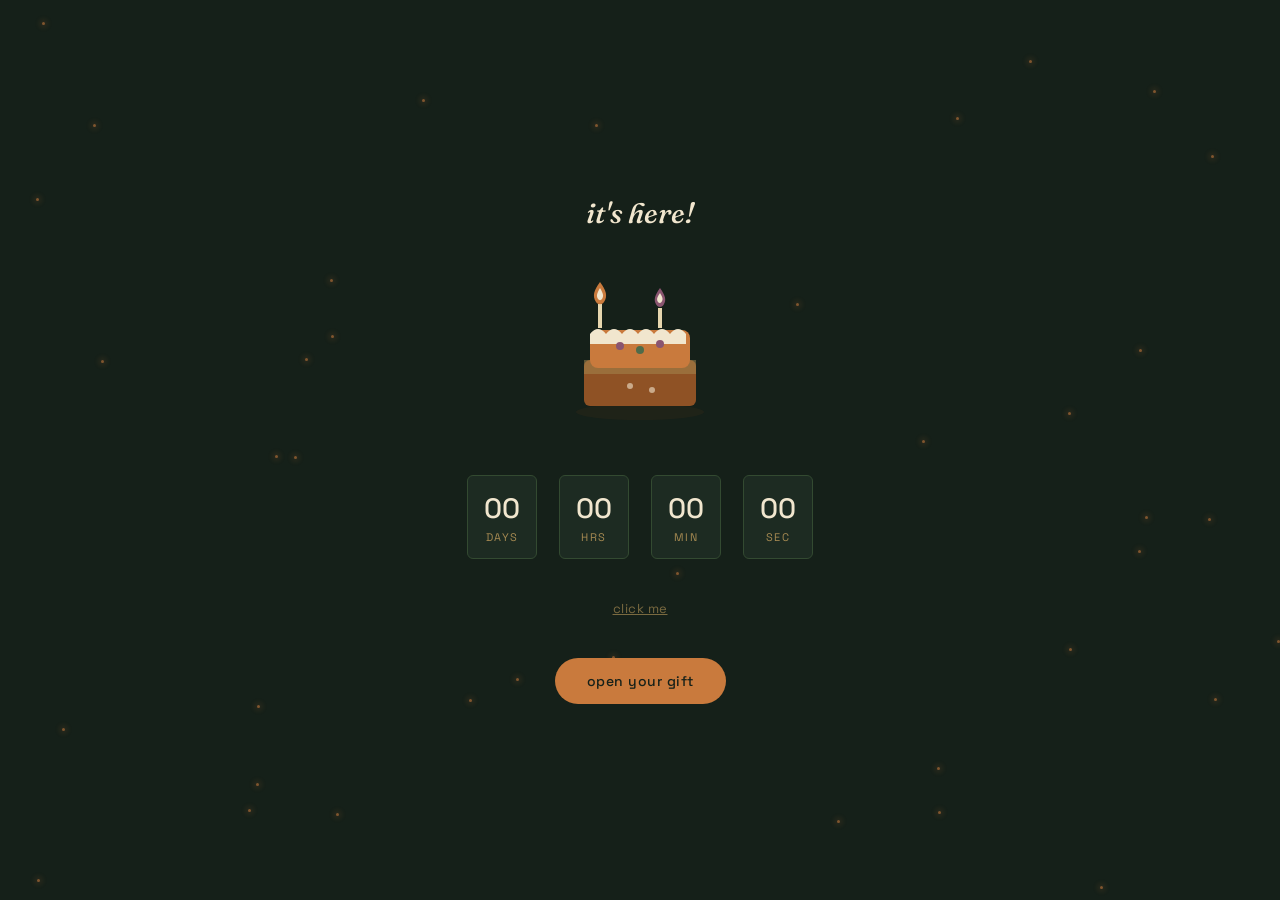
<file: index.html>
<!DOCTYPE html>
<html lang="en">
<head>
<meta charset="UTF-8">
<meta name="viewport" content="width=device-width, initial-scale=1.0">
<title>Happy Birthday poe!!</title>
<link rel="stylesheet" href="style.css">
</head>
<body>

<div class="fireflies" id="fireflies"></div>

<!-- SCENE 0 : CANDLE COUNTDOWN -->
<section class="scene active" id="scene0">
  <p class="count-title" id="count-title-text">Happy na, Birthday mo pa</p>

  <div class="candle-wrap">
    <svg width="160" height="150" viewBox="0 0 160 150" fill="none">
      <ellipse cx="80" cy="138" rx="64" ry="8" fill="#3a2b17" opacity="0.3"/>

      <rect x="24" y="86" width="112" height="46" rx="6" fill="#8f5225"/>
      <rect x="24" y="86" width="112" height="14" fill="#a68a52" opacity="0.5"/>

      <rect x="30" y="56" width="100" height="38" rx="8" fill="#c97a3d"/>
      <path d="M30 60 q8 -10 16 0 q8 -10 16 0 q8 -10 16 0 q8 -10 16 0 q8 -10 16 0 q8 -10 16 0 v10 h-96 z" fill="#f1e6ce"/>

      <rect x="38" y="30" width="4" height="24" fill="#e6d6ae"/>
      <path d="M40 8c6 8 8 14 4 20-2 3-6 3-8 0-4-6-2-12 4-20z" fill="#c97a3d"/>
      <path d="M40 14c3 5 4 8 2 11-1 1.5-3 1.5-4 0-2-3-1-6 2-11z" fill="#f1e6ce"/>

      <rect x="98" y="34" width="4" height="20" fill="#e6d6ae"/>
      <path d="M100 14c5 7 7 12 3.5 17-1.7 2.5-5.3 2.5-7 0-3.5-5-1.5-10 3.5-17z" fill="#8a5570"/>
      <path d="M100 19c2.5 4 3.5 6.5 1.5 9-0.9 1.2-2.6 1.2-3.5 0-1.7-2.5-0.8-5 2-9z" fill="#f1e6ce"/>

      <circle cx="60" cy="72" r="4" fill="#8a5570"/>
      <circle cx="80" cy="76" r="4" fill="#4f6b4a"/>
      <circle cx="100" cy="70" r="4" fill="#8a5570"/>
      <circle cx="70" cy="112" r="3" fill="#f1e6ce" opacity="0.6"/>
      <circle cx="92" cy="116" r="3" fill="#f1e6ce" opacity="0.6"/>
    </svg>
  </div>

  <div class="count-grid">
    <div class="count-unit"><span class="count-num" id="cd-days">00</span><span class="count-label">days</span></div>
    <div class="count-unit"><span class="count-num" id="cd-hours">00</span><span class="count-label">hrs</span></div>
    <div class="count-unit"><span class="count-num" id="cd-min">00</span><span class="count-label">min</span></div>
    <div class="count-unit"><span class="count-num" id="cd-sec">00</span><span class="count-label">sec</span></div>
  </div>

  <button class="skip-btn" onclick="goTo('scene1')">click me</button>
  <button class="reveal-btn" id="reveal-btn" onclick="goTo('scene1')">open your gift</button>
</section>

<!-- SCENE 1 : WILDFLOWERS + TAG -->
<section class="scene" id="scene1">
  <p class="headline">Hi madambaby, I made you something for your birthday!</p>

  <div class="bouquet-wrap">
    <svg width="220" height="220" viewBox="0 0 220 220" fill="none">
      <path d="M110 130 L110 210" stroke="#4f6b4a" stroke-width="4"/>
      <path d="M110 160 Q90 170 80 190" stroke="#4f6b4a" stroke-width="3" fill="none"/>
      <path d="M110 150 Q130 158 140 178" stroke="#4f6b4a" stroke-width="3" fill="none"/>
      <ellipse cx="78" cy="188" rx="14" ry="7" fill="#4f6b4a" transform="rotate(-30 78 188)"/>
      <ellipse cx="142" cy="176" rx="14" ry="7" fill="#4f6b4a" transform="rotate(25 142 176)"/>

      <g transform="translate(70,112)">
        <circle cx="-14" cy="0" r="10" fill="#c97a3d"/>
        <circle cx="14" cy="0" r="10" fill="#c97a3d"/>
        <circle cx="0" cy="-14" r="10" fill="#c97a3d"/>
        <circle cx="0" cy="14" r="10" fill="#c97a3d"/>
        <circle r="7" fill="#8f5225"/>
      </g>
      <g transform="translate(122,96) scale(0.85)">
        <circle cx="-14" cy="0" r="10" fill="#8a5570"/>
        <circle cx="14" cy="0" r="10" fill="#8a5570"/>
        <circle cx="0" cy="-14" r="10" fill="#8a5570"/>
        <circle cx="0" cy="14" r="10" fill="#8a5570"/>
        <circle r="7" fill="#5c3549"/>
      </g>
      <g transform="translate(96,74) scale(1)">
        <circle cx="-14" cy="0" r="10" fill="#f1e6ce"/>
        <circle cx="14" cy="0" r="10" fill="#f1e6ce"/>
        <circle cx="0" cy="-14" r="10" fill="#f1e6ce"/>
        <circle cx="0" cy="14" r="10" fill="#f1e6ce"/>
        <circle r="7" fill="#a68a52"/>
      </g>
    </svg>
  </div>

  <button class="tag-area" onclick="goTo('scene2')" aria-label="Open the letter">
    <div class="gift-tag">
      <div class="tag-hole"></div>
      <div class="tag-mark">open me</div>
    </div>
    <div class="tag-twine"></div>
    <p class="prompt-text">pull the tag to read my letter</p>
  </button>
</section>

<!-- SCENE 2 : LETTER -->
<section class="scene" id="scene2">
  <div class="letter-card">
    <p class="letter-ribbon">Happy birthday, Madambaby!!</p>
    <p class="letter-title">para to sayo</p>
    <p class="letter-body">
      Lakas amats
    </p>
    <p class="letter-sign">-pilyo</p>
  </div>
  <button class="continue-btn" onclick="goTo('scene3')">keep scrolling</button>
</section>

<!-- SCENE 3 : CORKBOARD -->
<section class="scene" id="scene3">
  <button class="back-btn" onclick="goTo('scene2')">&larr; back</button>
  <p class="scrap-title">Memories</p>

  <div class="scrapboard">
    <div class="photo-pin" style="top:24px;left:6%;transform:rotate(-6deg);">
      <span class="pin-dot"></span>
      <div class="photo-slot"><img src="ble ble.jpg" alt=""></div>
      <figcaption>J</figcaption>
    </div>

    <div class="photo-pin" style="top:70px;left:38%;transform:rotate(4deg);z-index:2;">
      <span class="pin-dot"></span>
      <div class="photo-slot"><img src="Filipino memes.jpg" alt=""></div>
      <figcaption>J</figcaption>
    </div>

    <div class="photo-pin" style="top:30px;right:4%;transform:rotate(7deg);">
      <span class="pin-dot"></span>
      <div class="photo-slot"><img src="Joshua Garcia.jpg" alt=""></div>
      <figcaption>J</figcaption>
    </div>

    <div class="photo-pin" style="top:320px;left:14%;transform:rotate(-4deg);width:120px;">
      <span class="pin-dot"></span>
      <div class="photo-slot"><img src="meme.jpg" alt=""></div>
      <figcaption>J</figcaption>
    </div>

    <div class="photo-pin" style="top:340px;right:12%;transform:rotate(6deg);width:120px;">
      <span class="pin-dot"></span>
      <div class="photo-slot"><img src="Nakakainis ka eh.jpg" alt=""></div>
      <figcaption>J</figcaption>
    </div>

    <span class="leaf-sticker" style="top:200px;left:22%;">
      <svg viewBox="0 0 24 24" fill="currentColor"><path d="M12 2c6 4 8 10 6 16-4 2-10 0-12-6C4 8 6 4 12 2z"/></svg>
    </span>
    <span class="leaf-sticker" style="top:420px;left:34%;">
      <svg viewBox="0 0 24 24" fill="currentColor"><path d="M12 2c6 4 8 10 6 16-4 2-10 0-12-6C4 8 6 4 12 2z"/></svg>
    </span>
    <span class="leaf-sticker" style="top:80px;left:62%;">
      <svg viewBox="0 0 24 24" fill="currentColor"><path d="M12 2c6 4 8 10 6 16-4 2-10 0-12-6C4 8 6 4 12 2z"/></svg>
    </span>
    <span class="leaf-sticker" style="top:450px;right:6%;">
      <svg viewBox="0 0 24 24" fill="currentColor"><path d="M12 2c6 4 8 10 6 16-4 2-10 0-12-6C4 8 6 4 12 2z"/></svg>
    </span>
  </div>
</section>

<script src="script.js"></script>
</body>
</html>
</file>
<file: style.css>
@import url('https://fonts.googleapis.com/css2?family=Fraunces:ital,opsz,wght@0,9..144,500;0,9..144,600;1,9..144,500&family=Space+Grotesk:wght@400;500&family=Caveat:wght@500;700&display=swap');

:root{
  --ink:#152019;
  --ink-2:#1d2b22;
  --parchment:#f1e6ce;
  --parchment-2:#e6d6ae;
  --amber:#c97a3d;
  --amber-dark:#8f5225;
  --plum:#8a5570;
  --brass:#a68a52;
  --moss:#4f6b4a;
  --moss-dark:#334a31;
}

*{box-sizing:border-box;}
html,body{margin:0;padding:0;}
body{
  background:var(--ink);
  color:var(--parchment);
  font-family:'Space Grotesk', sans-serif;
  min-height:100vh;
  overflow-x:hidden;
}

.scene{
  min-height:100vh;
  width:100%;
  display:none;
  flex-direction:column;
  align-items:center;
  justify-content:center;
  padding:6vh 5vw;
  position:relative;
  opacity:0;
  animation:fadeIn 1s ease forwards;
}
.scene.active{display:flex;}
@keyframes fadeIn{from{opacity:0;transform:translateY(10px);}to{opacity:1;transform:translateY(0);}}

.fireflies{position:fixed;inset:0;pointer-events:none;z-index:0;}
.firefly{position:absolute;width:3px;height:3px;background:var(--amber);border-radius:50%;opacity:.6;animation:drift 6s ease-in-out infinite;box-shadow:0 0 6px 1px rgba(201,122,61,.6);}
@keyframes drift{0%,100%{transform:translateY(0);opacity:.3;}50%{transform:translateY(-18px);opacity:.8;}}

/* ---------- SCENE 0: candle countdown ---------- */
.count-title{
  font-family:'Fraunces', serif;
  font-style:italic;
  font-weight:500;
  font-size:clamp(20px,3vw,28px);
  text-align:center;
  margin:0 0 44px;
  z-index:1;
}

.candle-wrap{z-index:1;margin-bottom:20px;}

.count-grid{
  display:flex;
  gap:22px;
  z-index:1;
  margin-top:26px;
}
.count-unit{
  display:flex;
  flex-direction:column;
  align-items:center;
  background:var(--ink-2);
  border:1px solid var(--moss-dark);
  border-radius:6px;
  padding:14px 16px;
  min-width:64px;
}
.count-num{
  font-family:'Space Grotesk', sans-serif;
  font-weight:500;
  font-size:28px;
  color:var(--parchment);
}
.count-label{
  font-size:11px;
  letter-spacing:1.5px;
  text-transform:uppercase;
  color:var(--brass);
  margin-top:4px;
}

.skip-btn{
  margin-top:40px;
  background:none;
  border:none;
  color:var(--brass);
  font-family:'Space Grotesk', sans-serif;
  font-size:13px;
  letter-spacing:.5px;
  cursor:pointer;
  text-decoration:underline;
  opacity:.7;
  z-index:1;
}
.skip-btn:hover{opacity:1;}

.reveal-btn{
  margin-top:40px;
  background:var(--amber);
  border:none;
  color:var(--ink);
  font-family:'Space Grotesk', sans-serif;
  font-weight:500;
  font-size:14px;
  letter-spacing:.5px;
  padding:14px 32px;
  border-radius:30px;
  cursor:pointer;
  z-index:1;
  display:none;
}
.reveal-btn.ready{display:inline-block;}

/* ---------- SCENE 1: wildflowers + tag ---------- */
.headline{
  font-family:'Fraunces', serif;
  font-weight:500;
  font-style:italic;
  font-size:clamp(22px,3.2vw,32px);
  text-align:center;
  letter-spacing:.3px;
  margin:0 0 40px;
  z-index:1;
}

.bouquet-wrap{
  z-index:1;
  margin-bottom:36px;
  filter:drop-shadow(0 10px 30px rgba(0,0,0,.5));
}

.tag-area{
  z-index:1;
  display:flex;
  flex-direction:column;
  align-items:center;
  cursor:pointer;
  background:none;
  border:none;
  padding:0;
}
.tag-area:focus-visible{outline:2px solid var(--amber);outline-offset:6px;}

.gift-tag{
  width:150px;
  height:96px;
  background:var(--parchment-2);
  position:relative;
  border-radius:3px;
  transition:transform .3s ease;
  clip-path:polygon(14% 0,100% 0,100% 100%,14% 100%,0 50%);
}
.tag-area:hover .gift-tag{transform:translateY(-4px) rotate(-2deg);}
.tag-hole{
  position:absolute;left:26px;top:50%;
  width:10px;height:10px;
  background:var(--ink);
  border-radius:50%;
  transform:translateY(-50%);
}
.tag-twine{
  position:absolute;
  left:-30px;top:50%;
  width:34px;height:2px;
  background:var(--brass);
  transform:translateY(-50%) rotate(-8deg);
}
.tag-mark{
  position:absolute;inset:0;
  display:flex;align-items:center;justify-content:center;
  font-family:'Caveat', cursive;
  font-size:22px;
  color:var(--amber-dark);
  padding-left:14px;
}

.prompt-text{
  margin-top:20px;
  font-size:15px;
  letter-spacing:.3px;
  color:var(--parchment-2);
  font-style:italic;
  font-family:'Fraunces', serif;
}

/* ---------- SCENE 2: letter ---------- */
.letter-card{
  background:var(--parchment);
  color:var(--ink);
  width:min(560px,92vw);
  padding:52px 44px 40px;
  position:relative;
  box-shadow:0 20px 60px rgba(0,0,0,.5);
  z-index:1;
  clip-path:polygon(0% 1%,2% 0%,98% 0%,100% 2%,100% 98%,98% 100%,3% 100%,0% 99%);
}
.letter-ribbon{
  font-family:'Caveat', cursive;
  font-weight:700;
  font-size:34px;
  color:var(--plum);
  text-align:center;
  margin:0 0 8px;
}
.letter-title{
  text-align:center;
  font-family:'Fraunces', serif;
  font-weight:500;
  font-size:22px;
  margin:0 0 22px;
  color:var(--ink-2);
}
.letter-body{
  font-size:17px;
  line-height:1.8;
  text-align:center;
  color:#2c2a26;
  margin:0 0 26px;
  font-family:'Fraunces', serif;
}
.letter-sign{
  text-align:center;
  font-family:'Caveat', cursive;
  font-weight:700;
  font-size:26px;
  color:var(--plum);
  margin:0;
}

.continue-btn{
  margin-top:34px;
  background:transparent;
  border:1px solid var(--parchment-2);
  color:var(--parchment);
  font-family:'Space Grotesk', sans-serif;
  font-size:13px;
  letter-spacing:1.5px;
  text-transform:uppercase;
  padding:12px 30px;
  border-radius:30px;
  cursor:pointer;
  transition:.25s ease;
  z-index:1;
}
.continue-btn:hover{background:var(--parchment);color:var(--ink);}

/* ---------- SCENE 3: corkboard ---------- */
.scrap-title{
  font-family:'Caveat', cursive;
  font-weight:700;
  font-size:38px;
  color:var(--parchment);
  margin:0 0 30px;
  z-index:1;
}
.scrapboard{
  position:relative;
  width:min(760px,94vw);
  min-height:520px;
  z-index:1;
  background:
    radial-gradient(rgba(0,0,0,.12) 1px,transparent 1px) 0 0/14px 14px,
    var(--moss-dark);
  border-radius:8px;
  border:10px solid var(--ink-2);
}
.photo-pin{
  position:absolute;
  background:var(--parchment);
  padding:10px 10px 30px;
  width:150px;
  box-shadow:0 12px 24px rgba(0,0,0,.5);
  text-align:center;
  font-family:'Caveat', cursive;
  font-weight:700;
  color:#333;
  font-size:15px;
}
.pin-dot{
  position:absolute;
  top:-7px;left:50%;
  transform:translateX(-50%);
  width:13px;height:13px;
  border-radius:50%;
  background:var(--amber);
  box-shadow:0 3px 4px rgba(0,0,0,.5);
}
.photo-slot{
  width:100%;
  aspect-ratio:1/1;
  background:#e9e4d8;
  border:1.5px dashed #b9b2a0;
  display:flex;
  align-items:center;
  justify-content:center;
  color:#8a8578;
  font-family:'Space Grotesk', sans-serif;
  font-size:11px;
  cursor:pointer;
  overflow:hidden;
  position:relative;
}
.photo-slot img{width:100%;height:100%;object-fit:cover;}
.photo-slot input{position:absolute;inset:0;opacity:0;cursor:pointer;}
.photo-pin figcaption{margin-top:8px;}

.leaf-sticker{position:absolute;color:var(--moss);opacity:.9;}
.leaf-sticker svg{width:22px;height:22px;}

.back-btn{
  position:absolute;
  top:24px;left:24px;
  background:none;
  border:none;
  color:var(--parchment-2);
  font-family:'Space Grotesk', sans-serif;
  font-size:14px;
  cursor:pointer;
  letter-spacing:.3px;
  z-index:2;
  opacity:.7;
}
.back-btn:hover{opacity:1;}

@media (max-width:640px){
  .scrapboard{min-height:640px;}
  .count-grid{gap:10px;}
  .count-unit{min-width:52px;padding:10px 8px;}
}
</file>
